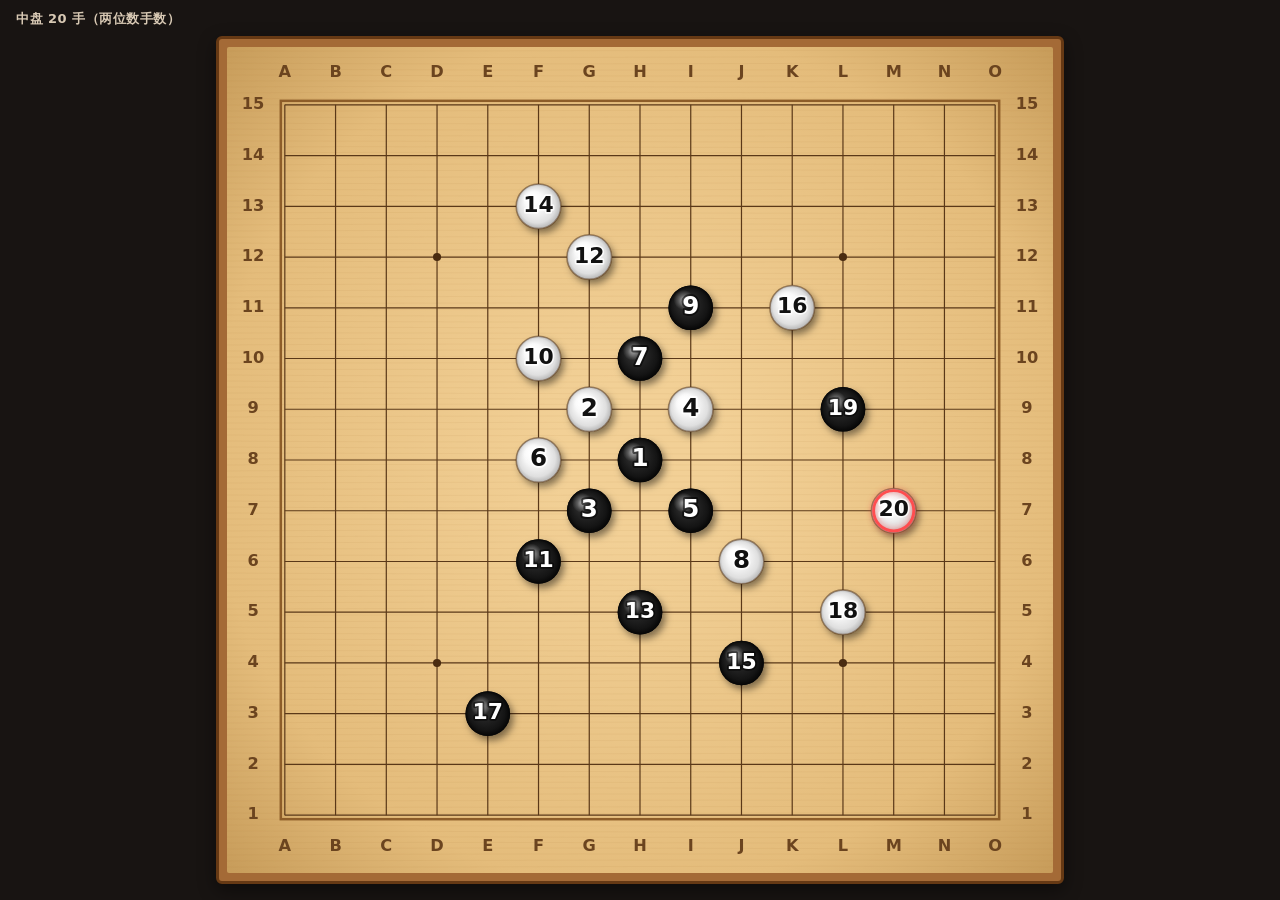
<file: tests/move-numbers-preview.html>
<!DOCTYPE html>
<html lang="zh-CN">
<head>
<meta charset="UTF-8">
<title>手数标注预览</title>
<style>
  * { box-sizing: border-box; }
  html, body { margin: 0; padding: 0; }
  body {
    background: #181412;
    color: #e8e0d4;
    font-family: system-ui, -apple-system, "Segoe UI", "Microsoft YaHei", sans-serif;
    min-height: 100vh;
  }
  .wrap { padding: 10px 16px 16px; }
  h2 { font-size: 13px; font-weight: 600; margin: 0 0 8px; letter-spacing: .5px; color: #d8c9b4; }
  .board-wrapper { display: flex; justify-content: center; }
  .goban-frame {
    position: relative;
    width: 100%;
    max-width: 100%;
    aspect-ratio: 1 / 1;
    background: #a46a36;
    padding: 8px;
    border: 3px solid #663914;
    border-radius: 6px;
    box-shadow: 0 6px 18px rgba(0, 0, 0, .45);
    display: flex;
    align-items: center;
    justify-content: center;
  }
  canvas { display: block; border-radius: 2px; }
</style>
</head>
<body>
<div class="wrap">
  <h2 id="title">手数标注预览</h2>
  <div class="board-wrapper">
    <div class="goban-frame"><canvas id="board"></canvas></div>
  </div>
</div>

<script type="module">
import { Goban } from '../js/board.js';
import { EMPTY, BLACK, WHITE, BOARD_SIZE } from '../js/rules.js';

// ?mode=3 → 三位数手数（最坏情况，看会不会溢出棋子）
const MODE = new URLSearchParams(location.search).get('mode') || '2';

const canvas = document.getElementById('board');
const goban = new Goban(canvas, { showCoordinates: true, showForbiddenMarks: false, showMoveNumbers: true });
window.goban = goban;

const board = Array.from({ length: BOARD_SIZE }, () => Array(BOARD_SIZE).fill(EMPTY));
const moves = [];

/** 依次落子（黑先白后），并写进盘面 */
function place(list) {
  list.forEach(([r, c], i) => {
    const color = i % 2 === 0 ? BLACK : WHITE;
    board[r][c] = color;
    moves.push({ r, c, color });
  });
}

if (MODE === '3') {
  document.getElementById('title').textContent = '三位数手数（100-105 手，最坏情况）';
  // 顺序铺满前 105 个交叉点：专测「三位数会不会溢出棋子」
  const seq = [];
  for (let r = 0; r < BOARD_SIZE && seq.length < 105; r++) {
    for (let c = 0; c < BOARD_SIZE && seq.length < 105; c++) seq.push([r, c]);
  }
  place(seq);
} else {
  document.getElementById('title').textContent = '中盘 20 手（两位数手数）';
  place([
    [7, 7], [6, 6], [8, 6], [6, 8], [8, 8],
    [7, 5], [5, 7], [9, 9], [4, 8], [5, 5],
    [9, 5], [3, 6], [10, 7], [2, 5], [11, 9],
    [4, 10], [12, 4], [10, 11], [6, 11], [8, 12],
  ]);
}

const last = moves[moves.length - 1];
goban.setBoardState(board, { r: last.r, c: last.c, color: last.color }, null, [], [], moves);
goban.setLocked(true);

// 供截图脚本确认渲染完成
document.title = `ready-${moves.length}`;
</script>
</body>
</html>
</file>
